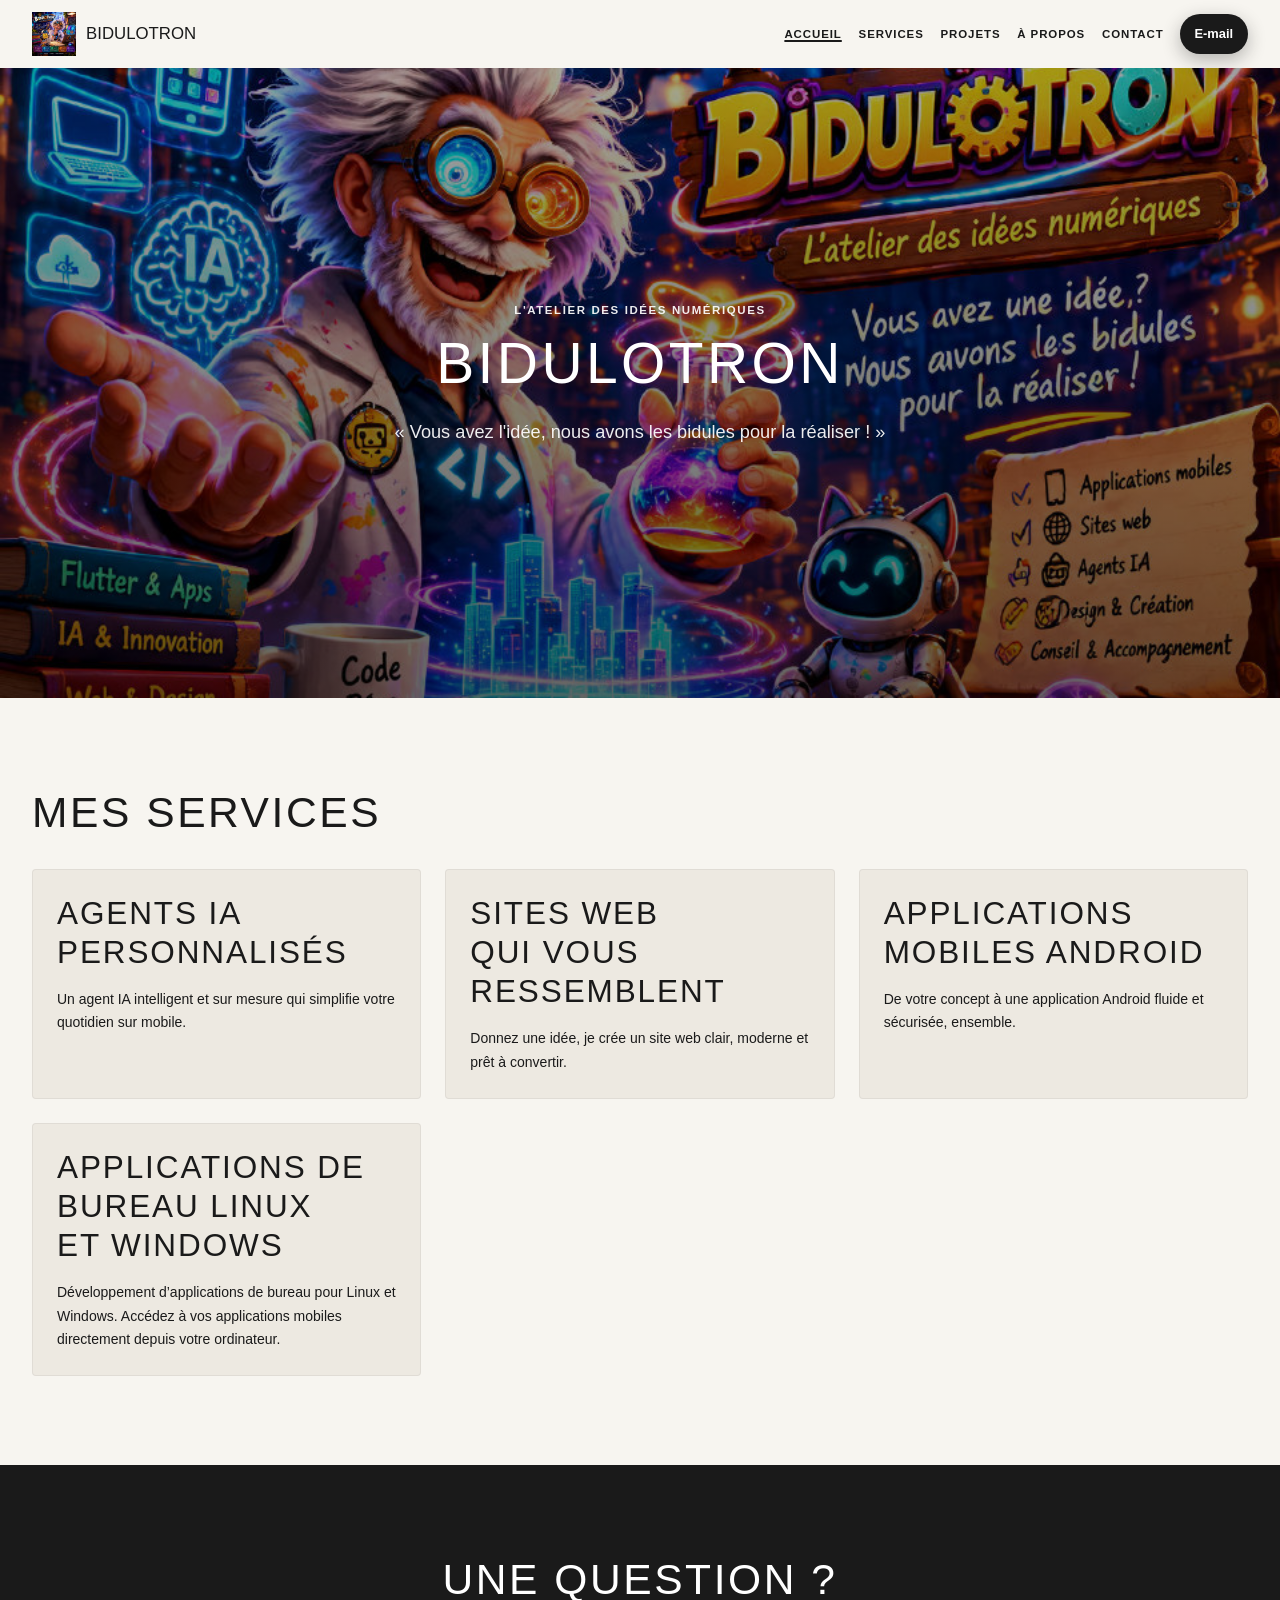
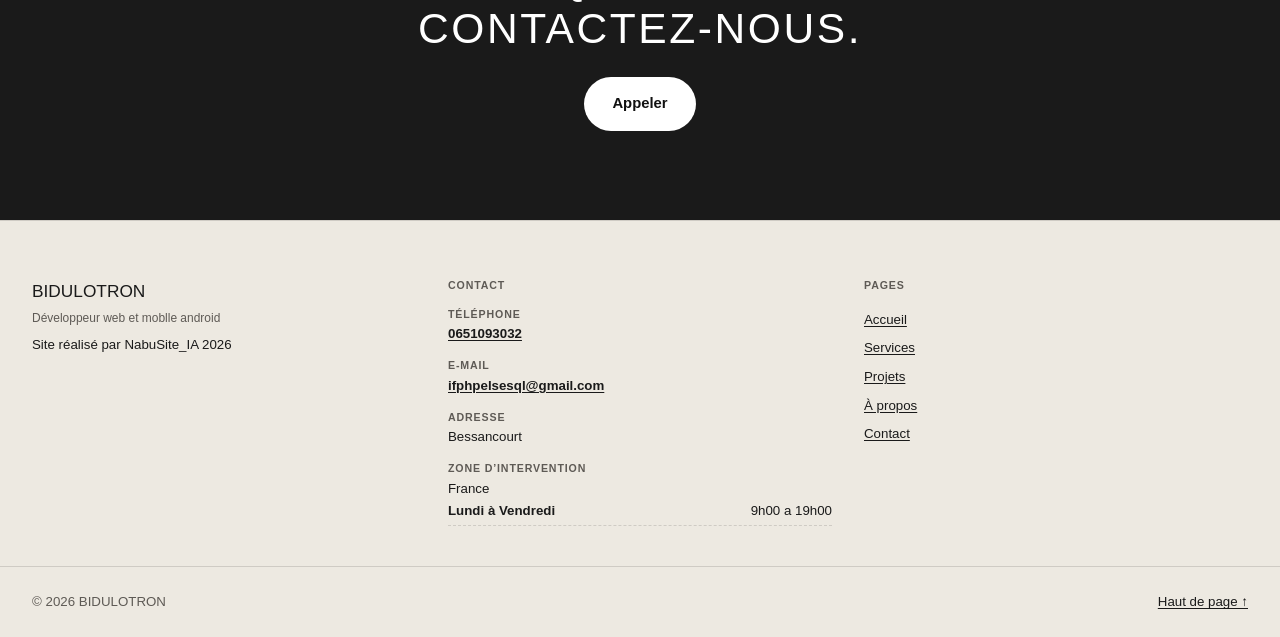
<file: index.html>
<!doctype html>
<html lang="fr">
<head><meta charset="utf-8"><meta name="viewport" content="width=device-width, initial-scale=1"><title>Bidulotron – Développeur web et moblle android</title><meta name="description" content="Développement de site Web et d&#39;applications mobile Android"><meta name="theme-color" content="#1A1A1A"><link rel="canonical" href="https://StephaneG-frep.github.io/Bidulotron/"><meta property="og:type" content="website"><meta property="og:title" content="Bidulotron – Développeur web et moblle android"><meta property="og:site_name" content="BIDULOTRON"><meta property="og:description" content="Développement de site Web et d&#39;applications mobile Android"><meta property="og:url" content="https://StephaneG-frep.github.io/Bidulotron/"><meta property="og:image" content="https://StephaneG-frep.github.io/Bidulotron/images/9c5cf51c9436.jpg"><meta property="og:locale" content="fr_FR"><link rel="icon" href="favicon.svg"><link rel="stylesheet" href="css/style.css"><script>document.documentElement.classList.add("js");setTimeout(function(){if(!window.__nsReady)document.documentElement.classList.remove("js")},3000)</script><script src="js/site.js" defer></script><script type="application/ld+json">{"@context":"https://schema.org","@type":"LocalBusiness","name":"BIDULOTRON","description":"Création de sites web et d’applications mobiles Android sur mesure, simples et sécurisés.","url":"https://StephaneG-frep.github.io/Bidulotron/","telephone":"0651093032","email":"ifphpelsesql@gmail.com","address":{"@type":"PostalAddress","addressLocality":"Bessancourt"},"areaServed":"France"}</script></head>
<body class="has-call"><a class="skip" href="#main">Aller au contenu</a>
<header class="site-header" id="top"><div class="wrap header-in"><a class="brand" href="./"><img src="images/9c5cf51c9436.jpg" srcset="images/9c5cf51c9436-960.jpg 960w, images/9c5cf51c9436.jpg 1254w" sizes="(max-width: 960px) 100vw, 960px" alt="" class="brand-logo" width="1254" height="1254" decoding="async"><span class="brand-name">BIDULOTRON</span></a><button class="nav-toggle" type="button" aria-expanded="false" aria-controls="site-nav"><span class="burger" aria-hidden="true"></span><span class="sr">Menu</span></button><nav class="site-nav" id="site-nav" aria-label="Navigation principale"><ul><li><a href="./" aria-current="page">Accueil</a></li><li><a href="services/">Services</a></li><li><a href="projets/">Projets</a></li><li><a href="a-propos/">À propos</a></li><li><a href="contact/">Contact</a></li></ul></nav><a class="btn btn-primary btn-sm header-call" href="mailto:ifphpelsesql@gmail.com">E-mail</a></div></header>
<main id="main"><section id="s-a47f3a23c475" class="sec hero hero-center hero-large hero-cover ta-center"><div class="hero-bg"><img src="images/66f6d4e9c3f2.jpg" srcset="images/66f6d4e9c3f2-960.jpg 960w, images/66f6d4e9c3f2.jpg 1536w" sizes="(max-width: 960px) 100vw, 960px" alt="" width="1536" height="1024" decoding="async"></div><div class="wrap"><div class="hero-content"><p class="eyebrow">L&#39;atelier des idées numériques</p><h1 class="hero-title">BIDULOTRON</h1><p class="hero-sub">« Vous avez l&#39;idée, nous avons les bidules pour la réaliser ! »</p></div></div></section><section id="s-9a0af25ad3ae" class="sec sec-services reveal"><div class="wrap"><div class="sec-head"><h2>Mes services</h2></div><div class="grid cards" style="--cols:3"><article class="card"><div class="card-body"><h3>Agents IA personnalisés</h3><p>Un agent IA intelligent et sur mesure qui simplifie votre quotidien sur mobile.</p></div></article><article class="card"><div class="card-body"><h3>Sites web qui vous ressemblent</h3><p>Donnez une idée, je crée un site web clair, moderne et prêt à convertir.</p></div></article><article class="card"><div class="card-body"><h3>Applications mobiles Android</h3><p>De votre concept à une application Android fluide et sécurisée, ensemble.</p></div></article><article class="card"><div class="card-body"><h3>Applications de bureau Linux et Windows</h3><p>Développement d’applications de bureau pour Linux et Windows. Accédez à vos applications mobiles directement depuis votre ordinateur.</p></div></article></div></div></section><section id="s-7d2aeb9d5e9f" class="sec sec-cta cta reveal bg-primary"><div class="wrap"><div class="cta-in"><h2>Une question ? Contactez-nous.</h2><div class="actions"><a class="btn btn-light btn-lg" href="tel:0651093032">Appeler</a></div></div></div></section></main>
<footer class="site-footer"><div class="wrap footer-grid"><div><p class="footer-brand">BIDULOTRON</p><p class="meta">Développeur web et moblle android</p><p>Site réalisé par NabuSite_IA 2026</p></div><div><p class="footer-title">Contact</p><ul class="contact-list"><li><span class="ci-label">Téléphone</span><a href="tel:0651093032">0651093032</a></li><li><span class="ci-label">E-mail</span><a href="mailto:ifphpelsesql@gmail.com">ifphpelsesql@gmail.com</a></li><li><span class="ci-label">Adresse</span><span>Bessancourt</span></li><li><span class="ci-label">Zone d’intervention</span><span>France</span></li></ul><dl class="hours"><div><dt>Lundi à Vendredi</dt><dd>9h00 a 19h00</dd></div></dl></div><nav aria-label="Plan du site"><p class="footer-title">Pages</p><ul class="footer-nav"><li><a href="./" aria-current="page">Accueil</a></li><li><a href="services/">Services</a></li><li><a href="projets/">Projets</a></li><li><a href="a-propos/">À propos</a></li><li><a href="contact/">Contact</a></li></ul></nav></div><div class="wrap footer-bottom"><p>© 2026 BIDULOTRON</p><a href="#top" class="to-top">Haut de page ↑</a></div></footer>
<a class="call-fab" href="tel:0651093032"><span aria-hidden="true">📞</span> Appeler</a>
</body>
</html>
</file>
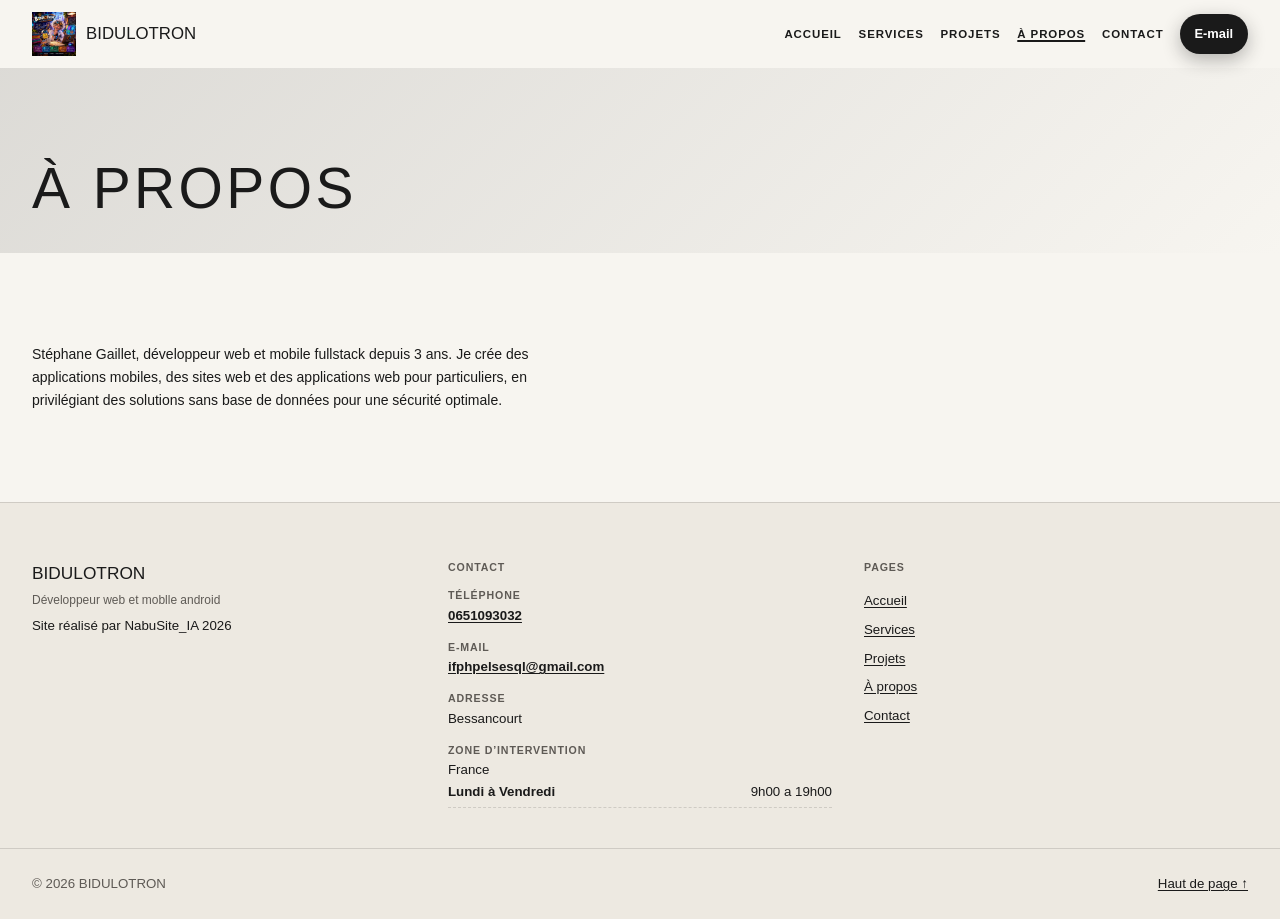
<file: a-propos/index.html>
<!doctype html>
<html lang="fr">
<head><meta charset="utf-8"><meta name="viewport" content="width=device-width, initial-scale=1"><base href="../"><title>À propos – BIDULOTRON</title><meta name="description" content="Développement de site Web et d&#39;applications mobile Android"><meta name="theme-color" content="#1A1A1A"><link rel="canonical" href="https://StephaneG-frep.github.io/Bidulotron/a-propos/"><meta property="og:type" content="website"><meta property="og:title" content="À propos – BIDULOTRON"><meta property="og:site_name" content="BIDULOTRON"><meta property="og:description" content="Développement de site Web et d&#39;applications mobile Android"><meta property="og:url" content="https://StephaneG-frep.github.io/Bidulotron/a-propos/"><meta property="og:image" content="https://StephaneG-frep.github.io/Bidulotron/images/9c5cf51c9436.jpg"><meta property="og:locale" content="fr_FR"><link rel="icon" href="favicon.svg"><link rel="stylesheet" href="css/style.css"><script>document.documentElement.classList.add("js");setTimeout(function(){if(!window.__nsReady)document.documentElement.classList.remove("js")},3000)</script><script src="js/site.js" defer></script></head>
<body class="has-call"><a class="skip" href="a-propos/#main">Aller au contenu</a>
<header class="site-header" id="top"><div class="wrap header-in"><a class="brand" href="./"><img src="images/9c5cf51c9436.jpg" srcset="images/9c5cf51c9436-960.jpg 960w, images/9c5cf51c9436.jpg 1254w" sizes="(max-width: 960px) 100vw, 960px" alt="" class="brand-logo" width="1254" height="1254" decoding="async"><span class="brand-name">BIDULOTRON</span></a><button class="nav-toggle" type="button" aria-expanded="false" aria-controls="site-nav"><span class="burger" aria-hidden="true"></span><span class="sr">Menu</span></button><nav class="site-nav" id="site-nav" aria-label="Navigation principale"><ul><li><a href="./">Accueil</a></li><li><a href="services/">Services</a></li><li><a href="projets/">Projets</a></li><li><a href="a-propos/" aria-current="page">À propos</a></li><li><a href="contact/">Contact</a></li></ul></nav><a class="btn btn-primary btn-sm header-call" href="mailto:ifphpelsesql@gmail.com">E-mail</a></div></header>
<main id="main"><div class="page-head"><div class="wrap"><h1>À propos</h1></div></div><section id="s-29c6663edb7f" class="sec sec-text reveal"><div class="wrap"><h2 class="sr">À propos</h2><div class="prose"><p>Stéphane Gaillet, développeur web et mobile fullstack depuis 3 ans. Je crée des applications mobiles, des sites web et des applications web pour particuliers, en privilégiant des solutions sans base de données pour une sécurité optimale.</p></div></div></section></main>
<footer class="site-footer"><div class="wrap footer-grid"><div><p class="footer-brand">BIDULOTRON</p><p class="meta">Développeur web et moblle android</p><p>Site réalisé par NabuSite_IA 2026</p></div><div><p class="footer-title">Contact</p><ul class="contact-list"><li><span class="ci-label">Téléphone</span><a href="tel:0651093032">0651093032</a></li><li><span class="ci-label">E-mail</span><a href="mailto:ifphpelsesql@gmail.com">ifphpelsesql@gmail.com</a></li><li><span class="ci-label">Adresse</span><span>Bessancourt</span></li><li><span class="ci-label">Zone d’intervention</span><span>France</span></li></ul><dl class="hours"><div><dt>Lundi à Vendredi</dt><dd>9h00 a 19h00</dd></div></dl></div><nav aria-label="Plan du site"><p class="footer-title">Pages</p><ul class="footer-nav"><li><a href="./">Accueil</a></li><li><a href="services/">Services</a></li><li><a href="projets/">Projets</a></li><li><a href="a-propos/" aria-current="page">À propos</a></li><li><a href="contact/">Contact</a></li></ul></nav></div><div class="wrap footer-bottom"><p>© 2026 BIDULOTRON</p><a href="a-propos/#top" class="to-top">Haut de page ↑</a></div></footer>
<a class="call-fab" href="tel:0651093032"><span aria-hidden="true">📞</span> Appeler</a>
</body>
</html>
</file>
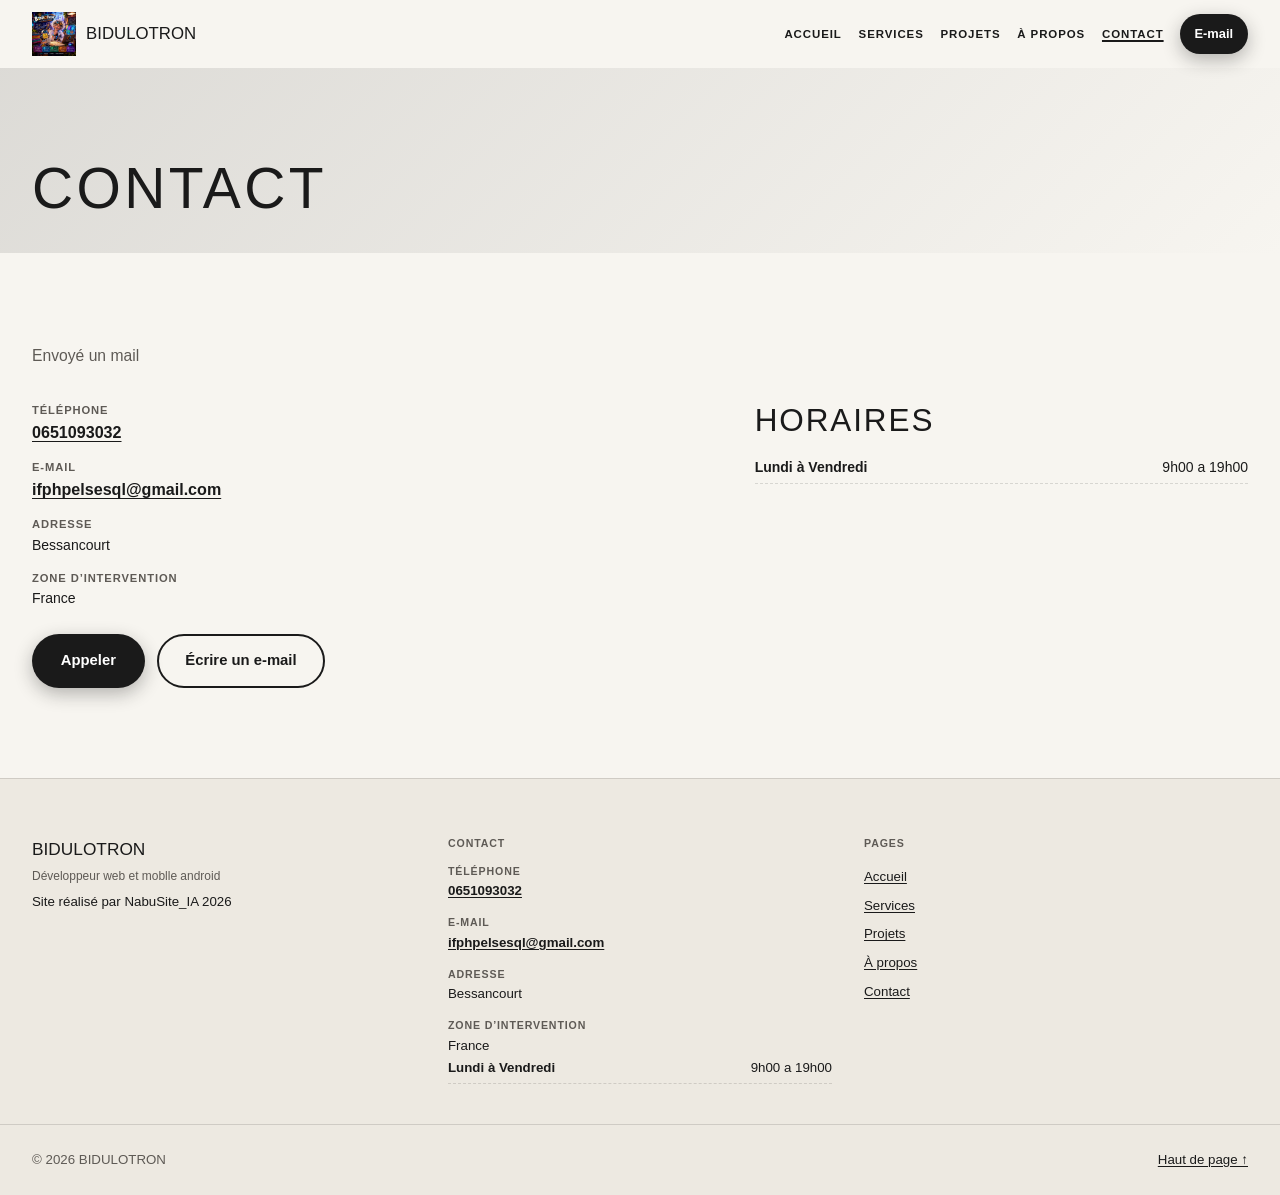
<file: contact/index.html>
<!doctype html>
<html lang="fr">
<head><meta charset="utf-8"><meta name="viewport" content="width=device-width, initial-scale=1"><base href="../"><title>Contact – BIDULOTRON</title><meta name="description" content="Développement de site Web et d&#39;applications mobile Android"><meta name="theme-color" content="#1A1A1A"><link rel="canonical" href="https://StephaneG-frep.github.io/Bidulotron/contact/"><meta property="og:type" content="website"><meta property="og:title" content="Contact – BIDULOTRON"><meta property="og:site_name" content="BIDULOTRON"><meta property="og:description" content="Développement de site Web et d&#39;applications mobile Android"><meta property="og:url" content="https://StephaneG-frep.github.io/Bidulotron/contact/"><meta property="og:image" content="https://StephaneG-frep.github.io/Bidulotron/images/9c5cf51c9436.jpg"><meta property="og:locale" content="fr_FR"><link rel="icon" href="favicon.svg"><link rel="stylesheet" href="css/style.css"><script>document.documentElement.classList.add("js");setTimeout(function(){if(!window.__nsReady)document.documentElement.classList.remove("js")},3000)</script><script src="js/site.js" defer></script></head>
<body class="has-call"><a class="skip" href="contact/#main">Aller au contenu</a>
<header class="site-header" id="top"><div class="wrap header-in"><a class="brand" href="./"><img src="images/9c5cf51c9436.jpg" srcset="images/9c5cf51c9436-960.jpg 960w, images/9c5cf51c9436.jpg 1254w" sizes="(max-width: 960px) 100vw, 960px" alt="" class="brand-logo" width="1254" height="1254" decoding="async"><span class="brand-name">BIDULOTRON</span></a><button class="nav-toggle" type="button" aria-expanded="false" aria-controls="site-nav"><span class="burger" aria-hidden="true"></span><span class="sr">Menu</span></button><nav class="site-nav" id="site-nav" aria-label="Navigation principale"><ul><li><a href="./">Accueil</a></li><li><a href="services/">Services</a></li><li><a href="projets/">Projets</a></li><li><a href="a-propos/">À propos</a></li><li><a href="contact/" aria-current="page">Contact</a></li></ul></nav><a class="btn btn-primary btn-sm header-call" href="mailto:ifphpelsesql@gmail.com">E-mail</a></div></header>
<main id="main"><div class="page-head"><div class="wrap"><h1>Contact</h1></div></div><section id="contact" class="sec sec-contact reveal"><div class="wrap"><div class="sec-head"><h2 class="sr">Contact</h2><p class="lead">Envoyé un mail</p></div><div class="contact-grid"><div class="contact-main"><ul class="contact-list"><li><span class="ci-label">Téléphone</span><a href="tel:0651093032">0651093032</a></li><li><span class="ci-label">E-mail</span><a href="mailto:ifphpelsesql@gmail.com">ifphpelsesql@gmail.com</a></li><li><span class="ci-label">Adresse</span><span>Bessancourt</span></li><li><span class="ci-label">Zone d’intervention</span><span>France</span></li></ul><div class="actions"><a class="btn btn-primary btn-lg" href="tel:0651093032">Appeler</a><a class="btn btn-outline btn-lg" href="mailto:ifphpelsesql@gmail.com">Écrire un e-mail</a></div></div><div class="contact-side"><h3>Horaires</h3><dl class="hours"><div><dt>Lundi à Vendredi</dt><dd>9h00 a 19h00</dd></div></dl></div></div></div></section></main>
<footer class="site-footer"><div class="wrap footer-grid"><div><p class="footer-brand">BIDULOTRON</p><p class="meta">Développeur web et moblle android</p><p>Site réalisé par NabuSite_IA 2026</p></div><div><p class="footer-title">Contact</p><ul class="contact-list"><li><span class="ci-label">Téléphone</span><a href="tel:0651093032">0651093032</a></li><li><span class="ci-label">E-mail</span><a href="mailto:ifphpelsesql@gmail.com">ifphpelsesql@gmail.com</a></li><li><span class="ci-label">Adresse</span><span>Bessancourt</span></li><li><span class="ci-label">Zone d’intervention</span><span>France</span></li></ul><dl class="hours"><div><dt>Lundi à Vendredi</dt><dd>9h00 a 19h00</dd></div></dl></div><nav aria-label="Plan du site"><p class="footer-title">Pages</p><ul class="footer-nav"><li><a href="./">Accueil</a></li><li><a href="services/">Services</a></li><li><a href="projets/">Projets</a></li><li><a href="a-propos/">À propos</a></li><li><a href="contact/" aria-current="page">Contact</a></li></ul></nav></div><div class="wrap footer-bottom"><p>© 2026 BIDULOTRON</p><a href="contact/#top" class="to-top">Haut de page ↑</a></div></footer>
<a class="call-fab" href="tel:0651093032"><span aria-hidden="true">📞</span> Appeler</a>
</body>
</html>
</file>
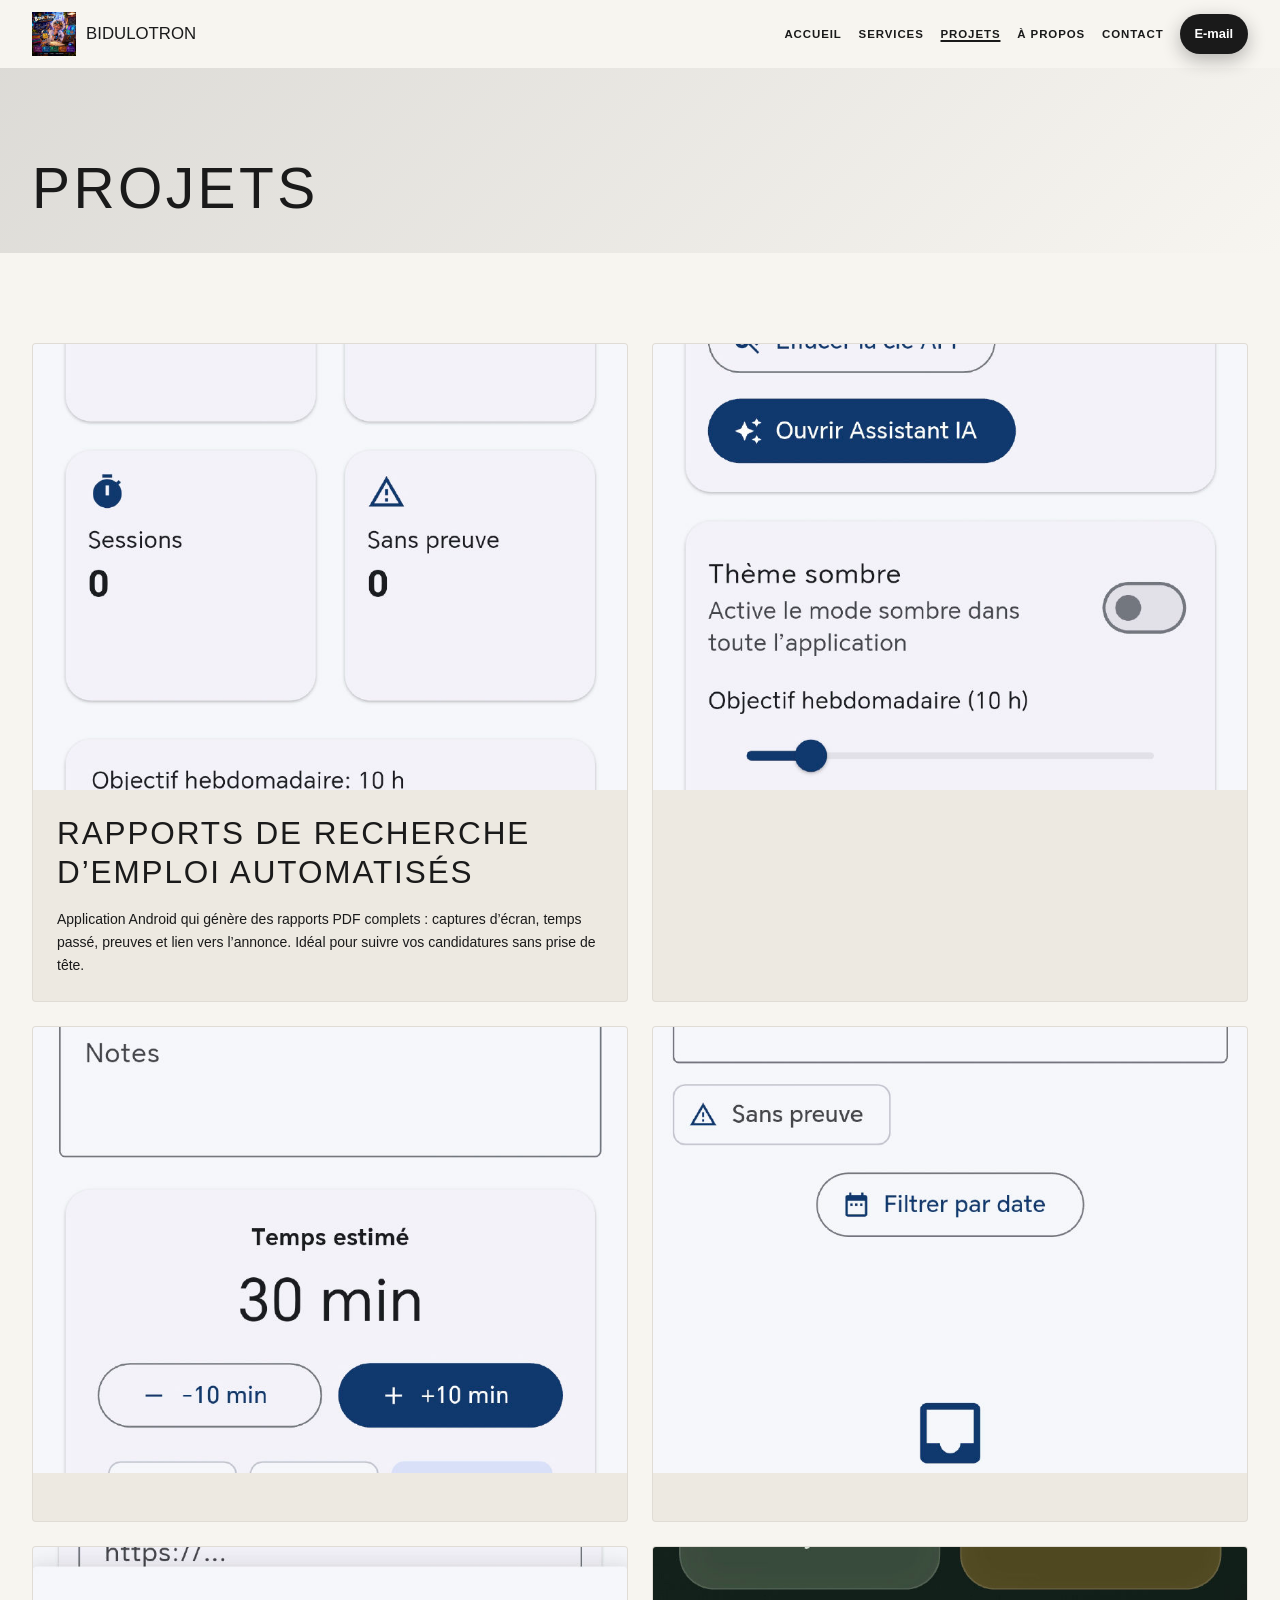
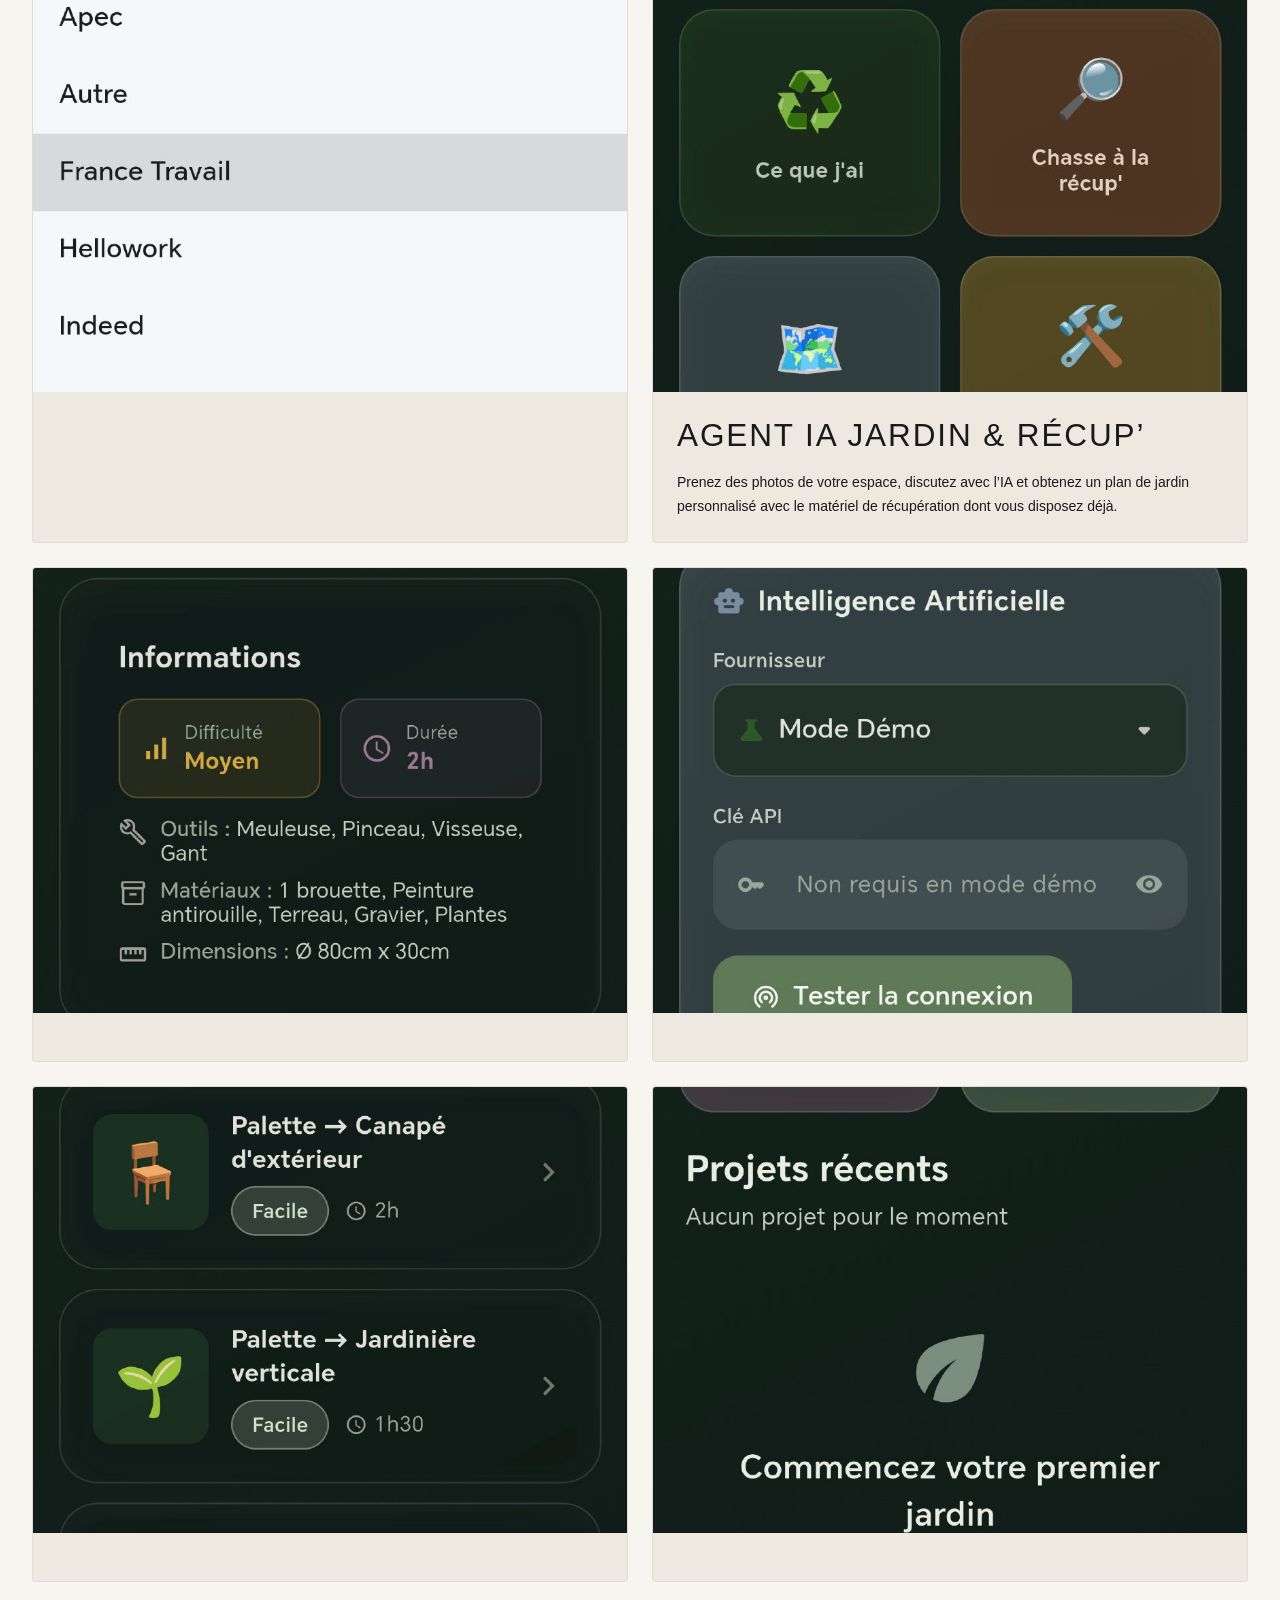
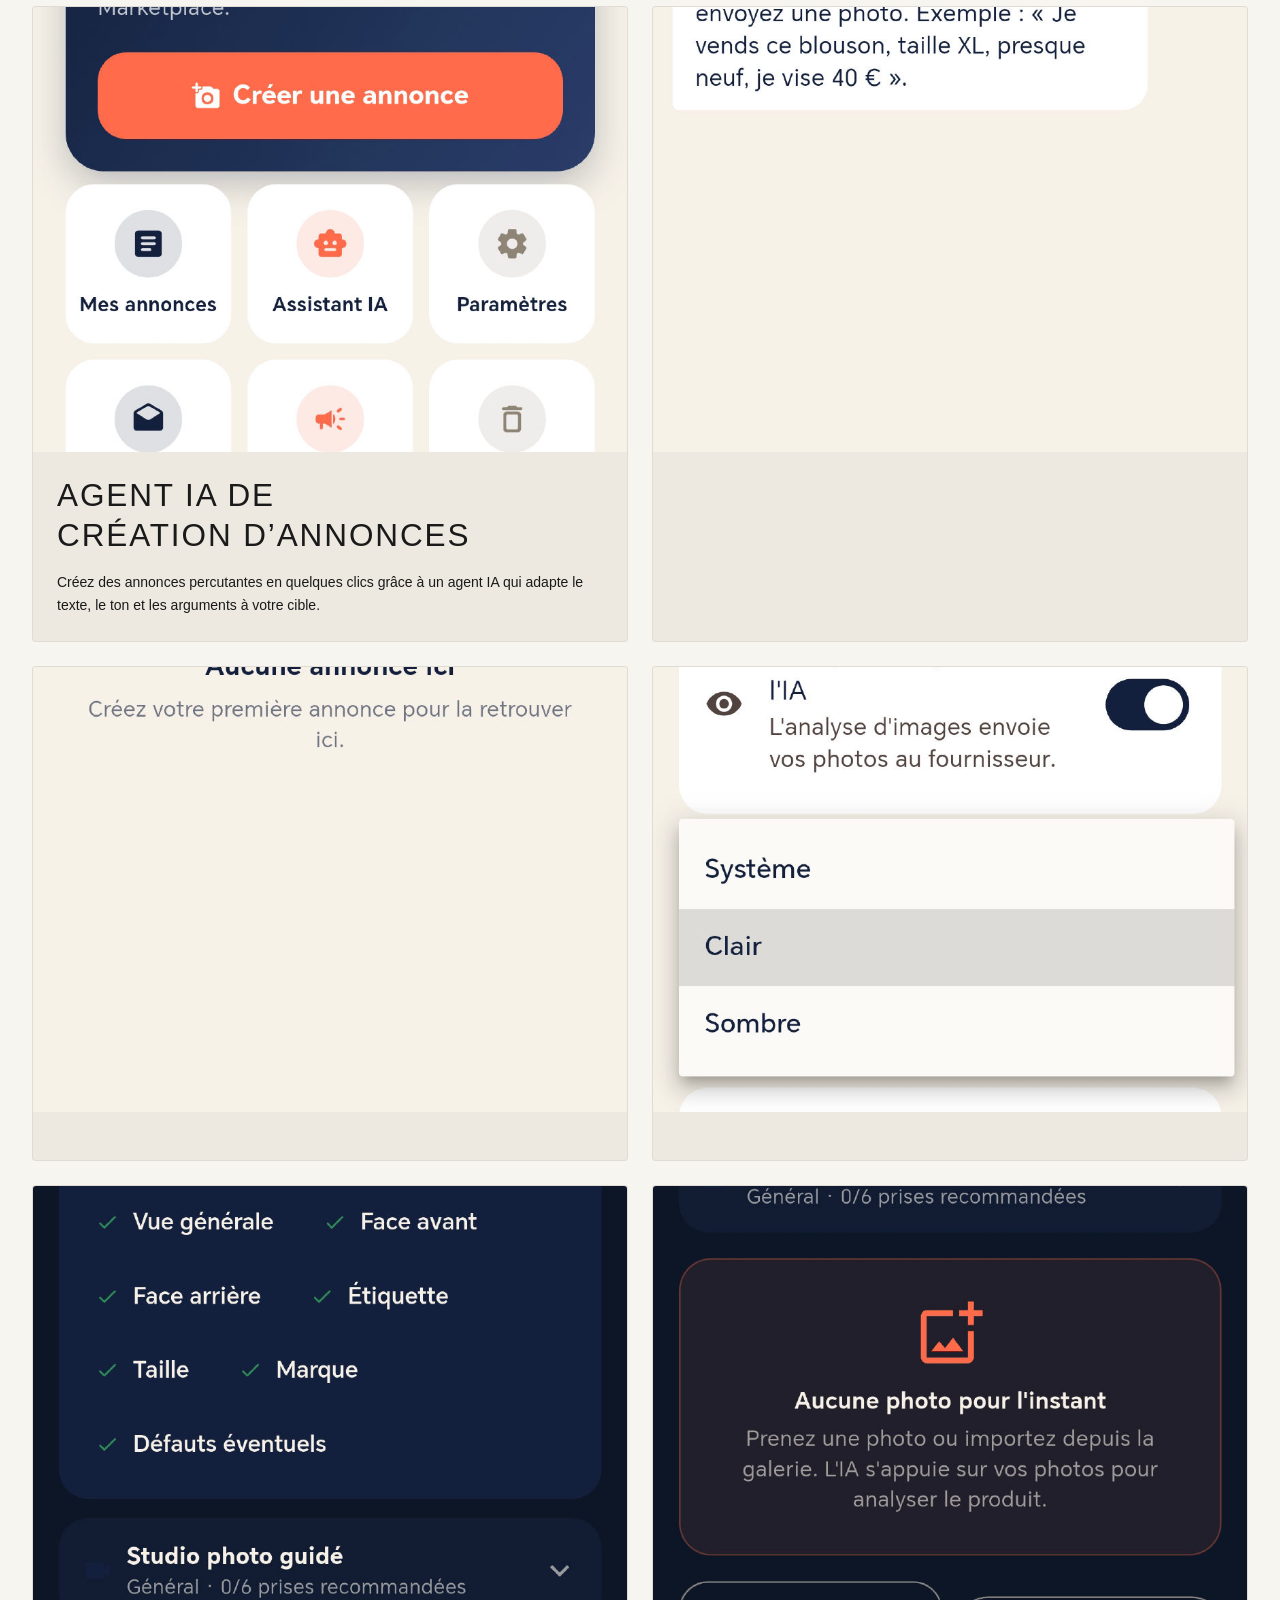
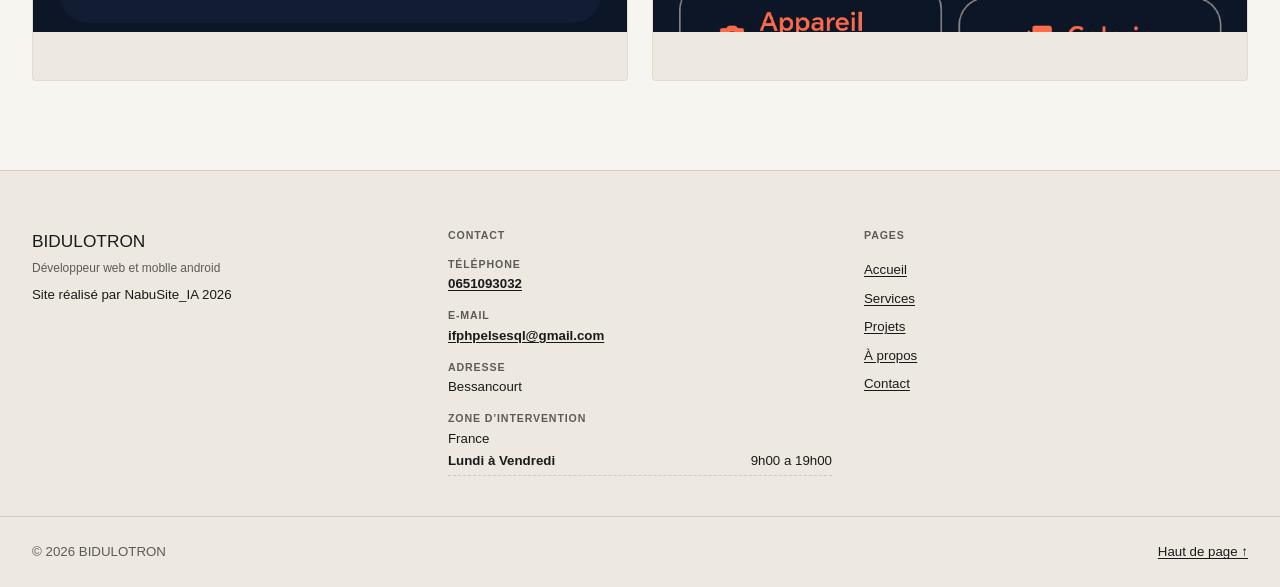
<file: projets/index.html>
<!doctype html>
<html lang="fr">
<head><meta charset="utf-8"><meta name="viewport" content="width=device-width, initial-scale=1"><base href="../"><title>Projets – BIDULOTRON</title><meta name="description" content="Développement de site Web et d&#39;applications mobile Android"><meta name="theme-color" content="#1A1A1A"><link rel="canonical" href="https://StephaneG-frep.github.io/Bidulotron/projets/"><meta property="og:type" content="website"><meta property="og:title" content="Projets – BIDULOTRON"><meta property="og:site_name" content="BIDULOTRON"><meta property="og:description" content="Développement de site Web et d&#39;applications mobile Android"><meta property="og:url" content="https://StephaneG-frep.github.io/Bidulotron/projets/"><meta property="og:image" content="https://StephaneG-frep.github.io/Bidulotron/images/9c5cf51c9436.jpg"><meta property="og:locale" content="fr_FR"><link rel="icon" href="favicon.svg"><link rel="stylesheet" href="css/style.css"><script>document.documentElement.classList.add("js");setTimeout(function(){if(!window.__nsReady)document.documentElement.classList.remove("js")},3000)</script><script src="js/site.js" defer></script></head>
<body class="has-call"><a class="skip" href="projets/#main">Aller au contenu</a>
<header class="site-header" id="top"><div class="wrap header-in"><a class="brand" href="./"><img src="images/9c5cf51c9436.jpg" srcset="images/9c5cf51c9436-960.jpg 960w, images/9c5cf51c9436.jpg 1254w" sizes="(max-width: 960px) 100vw, 960px" alt="" class="brand-logo" width="1254" height="1254" decoding="async"><span class="brand-name">BIDULOTRON</span></a><button class="nav-toggle" type="button" aria-expanded="false" aria-controls="site-nav"><span class="burger" aria-hidden="true"></span><span class="sr">Menu</span></button><nav class="site-nav" id="site-nav" aria-label="Navigation principale"><ul><li><a href="./">Accueil</a></li><li><a href="services/">Services</a></li><li><a href="projets/" aria-current="page">Projets</a></li><li><a href="a-propos/">À propos</a></li><li><a href="contact/">Contact</a></li></ul></nav><a class="btn btn-primary btn-sm header-call" href="mailto:ifphpelsesql@gmail.com">E-mail</a></div></header>
<main id="main"><div class="page-head"><div class="wrap"><h1>Projets</h1></div></div><section id="s-6f6d4a82c830" class="sec sec-portfolio reveal"><div class="wrap"><h2 class="sr">Projets</h2><div class="grid cards works" style="--cols:2"><article class="card"><img src="images/e21cf94f7e08.jpg" alt="Rapports de recherche d’emploi automatisés" class="card-img" width="873" height="1920" loading="lazy" decoding="async"><div class="card-body"><h3>Rapports de recherche d’emploi automatisés</h3><p>Application Android qui génère des rapports PDF complets : captures d’écran, temps passé, preuves et lien vers l’annonce. Idéal pour suivre vos candidatures sans prise de tête.</p></div></article><article class="card"><img src="images/ddf4af50d5d4.jpg" alt="" class="card-img" width="873" height="1920" loading="lazy" decoding="async"><div class="card-body"></div></article><article class="card"><img src="images/69530156ac6c.jpg" alt="" class="card-img" width="873" height="1920" loading="lazy" decoding="async"><div class="card-body"></div></article><article class="card"><img src="images/2ff1421b6978.jpg" alt="" class="card-img" width="873" height="1920" loading="lazy" decoding="async"><div class="card-body"></div></article><article class="card"><img src="images/86a11ffe23f9.jpg" alt="" class="card-img" width="873" height="1920" loading="lazy" decoding="async"><div class="card-body"></div></article><article class="card"><img src="images/3fb091c875d7.jpg" alt="Agent IA Jardin &amp; Récup’" class="card-img" width="873" height="1920" loading="lazy" decoding="async"><div class="card-body"><h3>Agent IA Jardin &amp; Récup’</h3><p>Prenez des photos de votre espace, discutez avec l’IA et obtenez un plan de jardin personnalisé avec le matériel de récupération dont vous disposez déjà.</p></div></article><article class="card"><img src="images/acdf1b03e93f.jpg" alt="" class="card-img" width="873" height="1920" loading="lazy" decoding="async"><div class="card-body"></div></article><article class="card"><img src="images/81e2d117244e.jpg" alt="" class="card-img" width="873" height="1920" loading="lazy" decoding="async"><div class="card-body"></div></article><article class="card"><img src="images/45921613bbdc.jpg" alt="" class="card-img" width="873" height="1920" loading="lazy" decoding="async"><div class="card-body"></div></article><article class="card"><img src="images/e2e6b25d20c9.jpg" alt="" class="card-img" width="873" height="1920" loading="lazy" decoding="async"><div class="card-body"></div></article><article class="card"><img src="images/a6baf31c2fc2.jpg" alt="Agent IA de création d’annonces" class="card-img" width="873" height="1920" loading="lazy" decoding="async"><div class="card-body"><h3>Agent IA de création d’annonces</h3><p>Créez des annonces percutantes en quelques clics grâce à un agent IA qui adapte le texte, le ton et les arguments à votre cible.</p></div></article><article class="card"><img src="images/30d0724a19fe.jpg" alt="" class="card-img" width="873" height="1920" loading="lazy" decoding="async"><div class="card-body"></div></article><article class="card"><img src="images/f64c362d1886.jpg" alt="" class="card-img" width="873" height="1920" loading="lazy" decoding="async"><div class="card-body"></div></article><article class="card"><img src="images/bcc2602c644e.jpg" alt="" class="card-img" width="873" height="1920" loading="lazy" decoding="async"><div class="card-body"></div></article><article class="card"><img src="images/46feb4cca192.jpg" alt="" class="card-img" width="873" height="1920" loading="lazy" decoding="async"><div class="card-body"></div></article><article class="card"><img src="images/cc49a9971e71.jpg" alt="" class="card-img" width="873" height="1920" loading="lazy" decoding="async"><div class="card-body"></div></article></div></div></section></main>
<footer class="site-footer"><div class="wrap footer-grid"><div><p class="footer-brand">BIDULOTRON</p><p class="meta">Développeur web et moblle android</p><p>Site réalisé par NabuSite_IA 2026</p></div><div><p class="footer-title">Contact</p><ul class="contact-list"><li><span class="ci-label">Téléphone</span><a href="tel:0651093032">0651093032</a></li><li><span class="ci-label">E-mail</span><a href="mailto:ifphpelsesql@gmail.com">ifphpelsesql@gmail.com</a></li><li><span class="ci-label">Adresse</span><span>Bessancourt</span></li><li><span class="ci-label">Zone d’intervention</span><span>France</span></li></ul><dl class="hours"><div><dt>Lundi à Vendredi</dt><dd>9h00 a 19h00</dd></div></dl></div><nav aria-label="Plan du site"><p class="footer-title">Pages</p><ul class="footer-nav"><li><a href="./">Accueil</a></li><li><a href="services/">Services</a></li><li><a href="projets/" aria-current="page">Projets</a></li><li><a href="a-propos/">À propos</a></li><li><a href="contact/">Contact</a></li></ul></nav></div><div class="wrap footer-bottom"><p>© 2026 BIDULOTRON</p><a href="projets/#top" class="to-top">Haut de page ↑</a></div></footer>
<a class="call-fab" href="tel:0651093032"><span aria-hidden="true">📞</span> Appeler</a>
</body>
</html>
</file>
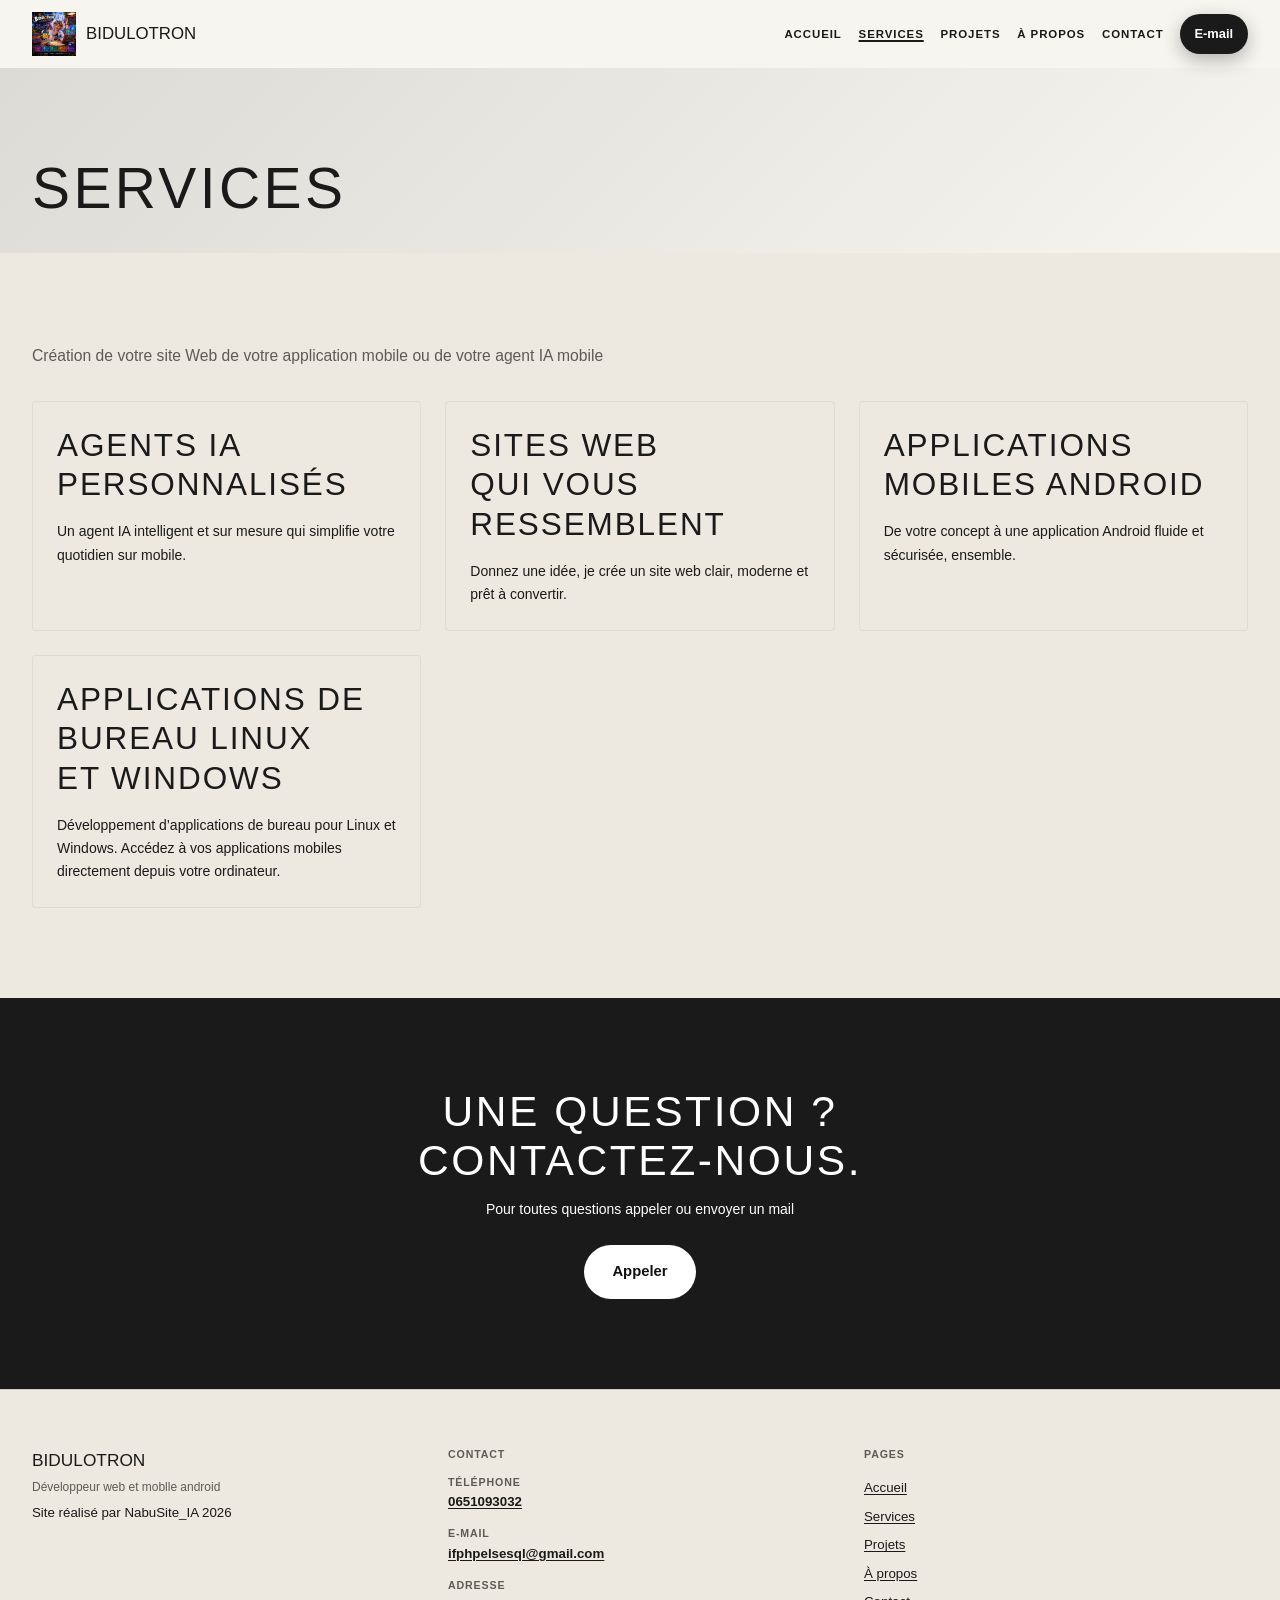
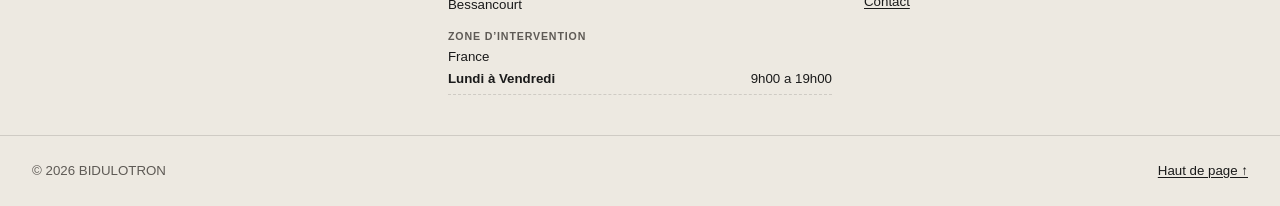
<file: services/index.html>
<!doctype html>
<html lang="fr">
<head><meta charset="utf-8"><meta name="viewport" content="width=device-width, initial-scale=1"><base href="../"><title>Services – BIDULOTRON</title><meta name="description" content="Développement de site Web et d&#39;applications mobile Android"><meta name="theme-color" content="#1A1A1A"><link rel="canonical" href="https://StephaneG-frep.github.io/Bidulotron/services/"><meta property="og:type" content="website"><meta property="og:title" content="Services – BIDULOTRON"><meta property="og:site_name" content="BIDULOTRON"><meta property="og:description" content="Développement de site Web et d&#39;applications mobile Android"><meta property="og:url" content="https://StephaneG-frep.github.io/Bidulotron/services/"><meta property="og:image" content="https://StephaneG-frep.github.io/Bidulotron/images/9c5cf51c9436.jpg"><meta property="og:locale" content="fr_FR"><link rel="icon" href="favicon.svg"><link rel="stylesheet" href="css/style.css"><script>document.documentElement.classList.add("js");setTimeout(function(){if(!window.__nsReady)document.documentElement.classList.remove("js")},3000)</script><script src="js/site.js" defer></script></head>
<body class="has-call"><a class="skip" href="services/#main">Aller au contenu</a>
<header class="site-header" id="top"><div class="wrap header-in"><a class="brand" href="./"><img src="images/9c5cf51c9436.jpg" srcset="images/9c5cf51c9436-960.jpg 960w, images/9c5cf51c9436.jpg 1254w" sizes="(max-width: 960px) 100vw, 960px" alt="" class="brand-logo" width="1254" height="1254" decoding="async"><span class="brand-name">BIDULOTRON</span></a><button class="nav-toggle" type="button" aria-expanded="false" aria-controls="site-nav"><span class="burger" aria-hidden="true"></span><span class="sr">Menu</span></button><nav class="site-nav" id="site-nav" aria-label="Navigation principale"><ul><li><a href="./">Accueil</a></li><li><a href="services/" aria-current="page">Services</a></li><li><a href="projets/">Projets</a></li><li><a href="a-propos/">À propos</a></li><li><a href="contact/">Contact</a></li></ul></nav><a class="btn btn-primary btn-sm header-call" href="mailto:ifphpelsesql@gmail.com">E-mail</a></div></header>
<main id="main"><div class="page-head"><div class="wrap"><h1>Services</h1></div></div><section id="s-30a5656920b4" class="sec sec-services reveal bg-surface"><div class="wrap"><div class="sec-head"><h2 class="sr">Services</h2><p class="lead">Création de votre site Web de votre application mobile ou de votre agent IA mobile</p></div><div class="grid cards" style="--cols:3"><article class="card"><div class="card-body"><h3>Agents IA personnalisés</h3><p>Un agent IA intelligent et sur mesure qui simplifie votre quotidien sur mobile.</p></div></article><article class="card"><div class="card-body"><h3>Sites web qui vous ressemblent</h3><p>Donnez une idée, je crée un site web clair, moderne et prêt à convertir.</p></div></article><article class="card"><div class="card-body"><h3>Applications mobiles Android</h3><p>De votre concept à une application Android fluide et sécurisée, ensemble.</p></div></article><article class="card"><div class="card-body"><h3>Applications de bureau Linux et Windows</h3><p>Développement d’applications de bureau pour Linux et Windows. Accédez à vos applications mobiles directement depuis votre ordinateur.</p></div></article></div></div></section><section id="s-4aa06b7fd3a6" class="sec sec-cta cta reveal bg-primary"><div class="wrap"><div class="cta-in"><h2>Une question ? Contactez-nous.</h2><p>Pour toutes questions appeler ou envoyer un mail</p><div class="actions"><a class="btn btn-light btn-lg" href="mailto:ifphpelsesql@gmail.com">Appeler</a></div></div></div></section></main>
<footer class="site-footer"><div class="wrap footer-grid"><div><p class="footer-brand">BIDULOTRON</p><p class="meta">Développeur web et moblle android</p><p>Site réalisé par NabuSite_IA 2026</p></div><div><p class="footer-title">Contact</p><ul class="contact-list"><li><span class="ci-label">Téléphone</span><a href="tel:0651093032">0651093032</a></li><li><span class="ci-label">E-mail</span><a href="mailto:ifphpelsesql@gmail.com">ifphpelsesql@gmail.com</a></li><li><span class="ci-label">Adresse</span><span>Bessancourt</span></li><li><span class="ci-label">Zone d’intervention</span><span>France</span></li></ul><dl class="hours"><div><dt>Lundi à Vendredi</dt><dd>9h00 a 19h00</dd></div></dl></div><nav aria-label="Plan du site"><p class="footer-title">Pages</p><ul class="footer-nav"><li><a href="./">Accueil</a></li><li><a href="services/" aria-current="page">Services</a></li><li><a href="projets/">Projets</a></li><li><a href="a-propos/">À propos</a></li><li><a href="contact/">Contact</a></li></ul></nav></div><div class="wrap footer-bottom"><p>© 2026 BIDULOTRON</p><a href="services/#top" class="to-top">Haut de page ↑</a></div></footer>
<a class="call-fab" href="tel:0651093032"><span aria-hidden="true">📞</span> Appeler</a>
</body>
</html>
</file>
<file: css/style.css>
:root{--primary:#1A1A1A;--secondary:#C0392B;--accent:#2E86AB;--bg:#F7F5F0;--surface:#EDE9E1;--text:#1A1A1A;--muted:#5E5A55;--on-primary:#FFFFFF;--on-secondary:#FFFFFF;--on-accent:#FFFFFF;--font-head:Avenir,Montserrat,Corbel,'URW Gothic',source-sans-pro,sans-serif;--font-body:Avenir,Montserrat,Corbel,'URW Gothic',source-sans-pro,sans-serif;--fs:14px;--h1:70.9px;--h2:47.3px;--h3:31.5px;--h1-min:43.9px;--h2-min:34.0px;--h-weight:400;--h-transform:uppercase;--h-spacing:.06em;--u:8px;--sec-y:120px;--sec-y-min:66px;--r-sm:2px;--r-md:4px;--r-lg:7px;--r-btn:999px;--shadow:none;--maxw:1280px;--btn-bg:var(--primary);--line:color-mix(in srgb,var(--text) 14%,transparent);--soft:color-mix(in srgb,var(--primary) 10%,var(--bg));color-scheme:light}*,*::before,*::after{box-sizing:border-box}html{-webkit-text-size-adjust:100%;scroll-behavior:smooth;scroll-padding-top:80px}@media(prefers-reduced-motion:reduce){html{scroll-behavior:auto}}body{margin:0;background:var(--bg);color:var(--text);font-family:var(--font-body);font-size:var(--fs);line-height:1.65;-webkit-font-smoothing:antialiased;overflow-wrap:break-word}img,svg,video{max-width:100%;height:auto;display:block}a{color:var(--primary);text-underline-offset:.18em}a:hover{text-decoration-thickness:2px}:focus-visible{outline:3px solid var(--accent);outline-offset:3px;border-radius:4px}h1,h2,h3,h4{font-family:var(--font-head);font-weight:var(--h-weight);line-height:1.15;margin:0 0 .5em;text-transform:var(--h-transform);letter-spacing:var(--h-spacing);text-wrap:balance}h1{font-size:clamp(var(--h1-min),3.2vw + 1rem,var(--h1))}h2{font-size:clamp(var(--h2-min),2.2vw + .9rem,var(--h2))}h3{font-size:var(--h3);line-height:1.25}h4{font-size:1.1em}p{margin:0 0 1em}ul,ol{padding-left:1.2em}.sr,.skip:not(:focus){position:absolute!important;width:1px;height:1px;overflow:hidden;clip:rect(0 0 0 0);white-space:nowrap}.skip:focus{position:fixed;top:8px;left:8px;z-index:100;background:var(--bg);padding:8px 14px;border-radius:var(--r-sm)}.wrap{width:100%;max-width:var(--maxw);margin-inline:auto;padding-inline:clamp(16px,4vw,32px)}.sec{padding-block:clamp(var(--sec-y-min),7vw,var(--sec-y))}.sec-head{max-width:760px;margin-bottom:calc(var(--u)*4)}.ta-center .sec-head,.sec-head.center{margin-inline:auto;text-align:center}.lead{font-size:1.12em;color:var(--muted)}.meta{color:var(--muted);font-size:.9em;margin-bottom:.4em}.prose{max-width:72ch}.ta-center .prose{margin-inline:auto}.prose>:last-child{margin-bottom:0}mark.todo{background:#FFE58F;color:#3B2F00;padding:.05em .35em;border-radius:4px;font-size:.9em;font-weight:600;font-family:var(--font-body);text-transform:none;letter-spacing:0;box-decoration-break:clone;-webkit-box-decoration-break:clone}h1 mark.todo,h2 mark.todo,h3 mark.todo{font-size:max(.55em,15px)}.empty{color:var(--muted)}.ta-center{text-align:center}.ta-left{text-align:left}.ta-right{text-align:right}.pad-none{padding-block:0}.pad-xs{padding-block:calc(var(--u)*1)}.pad-sm{padding-block:calc(var(--u)*3)}.pad-lg{padding-block:calc(var(--sec-y)*1.3)}.pad-xl{padding-block:calc(var(--sec-y)*1.7)}.w-narrow>.wrap{max-width:760px}.w-wide>.wrap{max-width:1400px}.w-full>.wrap{max-width:none}.btn{display:inline-flex;align-items:center;justify-content:center;gap:.5em;min-height:48px;padding:.75em 1.5em;border-radius:var(--r-btn);font-weight:700;font-family:var(--font-body);line-height:1.2;text-decoration:none;text-align:center;border:2px solid transparent;cursor:pointer;transition:transform .15s ease,box-shadow .2s ease,background .2s ease,color .2s ease;font-size:1em;max-width:100%}.btn:hover{transform:translateY(-1px);text-decoration:none}.btn-primary{background:var(--btn-bg);color:var(--on-primary);box-shadow:0 6px 18px color-mix(in srgb,var(--primary) 30%,transparent)}.btn-secondary{background:var(--secondary);color:var(--on-secondary)}.btn-outline{background:transparent;border-color:currentColor;color:var(--primary)}.btn-ghost{background:transparent;color:inherit}.btn-light{background:#fff;color:#111}.btn-sm{min-height:40px;padding:.5em 1em;font-size:.92em}.btn-lg{min-height:54px;padding:.9em 1.8em;font-size:1.06em}.btn-xl{min-height:64px;padding:1.05em 2.2em;font-size:1.2em}.actions{display:flex;flex-wrap:wrap;gap:calc(var(--u)*1.5);margin-top:calc(var(--u)*3)}.ta-center .actions,.hero-center .actions,.cta .actions{justify-content:center}.row{display:flex;flex-wrap:wrap;gap:calc(var(--u)*2);justify-content:var(--justify,flex-start);align-items:var(--items,center)}.row.nowrap{flex-wrap:nowrap;overflow-x:auto}.col{display:flex;flex-direction:column;gap:calc(var(--u)*2);align-items:var(--items,stretch)}.grid{display:grid;gap:calc(var(--u)*3);grid-template-columns:repeat(auto-fit,minmax(min(100%,240px),1fr))}@media(min-width:900px){.grid{grid-template-columns:repeat(var(--cols,3),minmax(0,1fr))}}.gap-none{gap:0}.gap-xs{gap:calc(var(--u)*.5)}.gap-sm{gap:var(--u)}.gap-lg{gap:calc(var(--u)*5)}.gap-xl{gap:calc(var(--u)*8)}.stack{display:grid}.stack>*{grid-area:1/1}.stack>:not(:first-child){align-self:center;justify-self:center;position:relative;z-index:1}.box{padding:calc(var(--u)*3);border-radius:var(--r-md)}.subsection{margin-block:calc(var(--u)*4)}.spacer{height:calc(var(--u)*4)}.sp-none{height:0}.sp-xs{height:var(--u)}.sp-sm{height:calc(var(--u)*2)}.sp-lg{height:calc(var(--u)*8)}.sp-xl{height:calc(var(--u)*14)}.divider{border:0;border-top:1px solid var(--line);margin-block:calc(var(--u)*4)}.fs-sm{font-size:.9em}.fs-lg{font-size:1.25em}.fs-xl{font-size:1.6em}.btn-wrap{display:inline-flex}.card{border-radius:var(--r-md);overflow:hidden;display:flex;flex-direction:column;min-width:0}.card-body{padding:calc(var(--u)*3);display:flex;flex-direction:column;flex:1}.card-body>:last-child{margin-bottom:0}.card-body .actions{margin-top:auto;padding-top:calc(var(--u)*2)}.card-img{width:100%;aspect-ratio:4/3;object-fit:cover;background:var(--soft)}.card-icon{font-size:1.8em;line-height:1;margin-bottom:.4em}.price{font-size:1.5em;font-weight:800;color:var(--primary);margin:.2em 0 .6em}.hero{position:relative;display:flex;align-items:center;overflow:hidden;background:linear-gradient(135deg,color-mix(in srgb,var(--primary) 16%,var(--bg)),color-mix(in srgb,var(--secondary) 14%,var(--bg)))}.hero{padding-block:clamp(56px,10vw,120px)}@media(min-width:700px){.hero-small{min-height:clamp(240px,36vh,360px)}.hero-medium{min-height:clamp(320px,52vh,520px)}.hero-large{min-height:clamp(380px,70vh,720px)}}.hero-full{min-height:100vh;min-height:100svh}.hero .wrap{position:relative;z-index:1}.hero-content{max-width:780px}.hero-center .hero-content{margin-inline:auto;text-align:center}.hero-title{margin-bottom:.35em}.hero-sub{font-size:clamp(1.05em,1vw + .8em,1.3em);color:var(--muted)}.eyebrow{text-transform:uppercase;letter-spacing:.14em;font-size:.82em;font-weight:700;color:var(--primary)}.hero-cover{color:#fff;background:#111}.hero-cover .hero-sub,.hero-cover .eyebrow{color:#fff;opacity:.92}.hero-bg{position:absolute;inset:0}.hero-bg img{width:100%;height:100%;object-fit:cover}.hero-bg::after{content:"";position:absolute;inset:0;background:linear-gradient(180deg,rgba(0,0,0,.35),rgba(0,0,0,.6))}.hero-split{display:grid;gap:calc(var(--u)*4);align-items:center}@media(min-width:900px){.hero-split{grid-template-columns:1.1fr .9fr}}.hero-media img{border-radius:var(--r-lg);box-shadow:var(--shadow);width:100%;aspect-ratio:4/3;object-fit:cover}.media{display:grid;gap:calc(var(--u)*4);align-items:center}@media(min-width:900px){.media{grid-template-columns:1fr 1fr}.media-right .media-img{order:2}}.media-img img{border-radius:var(--r-lg);width:100%;object-fit:cover}.figure{margin:0}.figure img{border-radius:var(--r-md);margin-inline:auto}figcaption{color:var(--muted);font-size:.9em;margin-top:.6em}.gallery{gap:calc(var(--u)*1.5)}.gallery figure{margin:0}.gallery img{width:100%;aspect-ratio:1;object-fit:cover;border-radius:var(--r-sm);transition:transform .3s ease}.gallery a:hover img{transform:scale(1.02)}.ba-list{display:grid;gap:calc(var(--u)*4);grid-template-columns:repeat(auto-fit,minmax(min(100%,420px),1fr))}.ba-item{margin:0}.ba{position:relative;overflow:hidden;border-radius:var(--r-md);aspect-ratio:4/3;background:var(--soft);touch-action:pan-y}.ba img{position:absolute;inset:0;width:100%;height:100%;object-fit:cover}.ba-before{position:absolute;inset:0;clip-path:inset(0 calc(100% - var(--pos)) 0 0)}.ba::after{content:"";position:absolute;top:0;bottom:0;left:var(--pos);width:3px;margin-left:-1.5px;background:#fff;box-shadow:0 0 8px rgba(0,0,0,.4);pointer-events:none}.ba-range{position:absolute;inset:0;width:100%;height:100%;opacity:0;cursor:ew-resize;margin:0}.ba-range:focus-visible{opacity:.01}.ba:focus-within{outline:3px solid var(--accent);outline-offset:3px}.ba-tag{position:absolute;top:10px;padding:2px 10px;border-radius:999px;background:rgba(0,0,0,.6);color:#fff;font-size:.8em;font-weight:700;pointer-events:none}.ba-tag-before{left:10px}.ba-tag-after{right:10px}.plan-hl{outline:3px solid var(--primary);outline-offset:-3px}.checks{list-style:none;padding:0;margin:0 0 1em}.checks li{padding-left:1.6em;position:relative;margin:.4em 0}.checks li::before{content:"✓";position:absolute;left:0;color:var(--primary);font-weight:800}.quote blockquote{margin:0 0 1em;font-size:1.05em}.quote blockquote p::before{content:"« "}.quote blockquote p::after{content:" »"}.faq{max-width:820px;display:grid;gap:var(--u)}.ta-center .faq{margin-inline:auto;text-align:left}.faq details{border:1px solid var(--line);border-radius:var(--r-sm);padding:0 calc(var(--u)*2);background:var(--surface)}.faq summary{cursor:pointer;font-weight:700;padding:calc(var(--u)*2) 0;list-style:none;display:flex;gap:.6em;align-items:baseline}.faq summary::-webkit-details-marker{display:none}.faq summary::before{content:"+";flex:none;width:1em;text-align:center;font-weight:800;color:var(--primary)}.faq details[open] summary::before{content:"−"}.faq-a{padding-bottom:calc(var(--u)*2)}.member{text-align:center}.avatar{width:120px;height:120px;border-radius:50%;object-fit:cover;margin:0 auto calc(var(--u)*2)}.avatar-initials{display:flex;align-items:center;justify-content:center;background:var(--soft);color:var(--primary);font-size:2.2em;font-weight:800}.timeline{list-style:none;padding:0 0 0 calc(var(--u)*3);margin:0;border-left:3px solid var(--soft);max-width:820px}.timeline li{position:relative;padding-bottom:calc(var(--u)*4)}.timeline li::before{content:"";position:absolute;left:calc(var(--u)*-3 - 9px);top:.35em;width:15px;height:15px;border-radius:50%;background:var(--primary)}.tl-date{color:var(--primary);font-weight:700;margin-bottom:.2em}.stats{display:grid;gap:calc(var(--u)*3);grid-template-columns:repeat(auto-fit,minmax(min(100%,160px),1fr));margin:0;text-align:center}.stat{display:flex;flex-direction:column-reverse}.stat dd{margin:0;font-size:2.4em;font-weight:800;color:var(--primary);font-family:var(--font-head);line-height:1.1}.stat dt{color:var(--muted)}.partners{list-style:none;padding:0;margin:0;display:flex;flex-wrap:wrap;gap:calc(var(--u)*4);align-items:center;justify-content:center}.partners img{max-height:64px;width:auto;filter:grayscale(1);opacity:.8}.cta-in{text-align:center;max-width:760px;margin-inline:auto}.cta h2{margin-bottom:.3em}.contact-grid{display:grid;gap:calc(var(--u)*4)}@media(min-width:900px){.contact-grid{grid-template-columns:1.4fr 1fr}}.contact-list{list-style:none;padding:0;margin:0;display:grid;gap:calc(var(--u)*1.5)}.contact-list li{display:flex;flex-direction:column}.ci-label{font-size:.8em;text-transform:uppercase;letter-spacing:.08em;color:var(--muted);font-weight:700}.contact-list a{font-size:1.15em;font-weight:700;overflow-wrap:anywhere}.hours{margin:0;display:grid;gap:.4em}.hours div{display:flex;justify-content:space-between;gap:1em;border-bottom:1px dashed var(--line);padding-bottom:.3em}.hours dt{font-weight:600}.hours dd{margin:0;text-align:right}.contact-form{margin-top:calc(var(--u)*4);max-width:640px}.contact-form label{display:flex;flex-direction:column;gap:.3em;font-weight:600;margin-bottom:calc(var(--u)*2)}.contact-form input,.contact-form textarea{font:inherit;padding:.75em;border-radius:var(--r-sm);border:1px solid var(--line);background:var(--bg);color:var(--text)}.map-address{font-size:1.15em;font-weight:600}.socials{list-style:none;padding:0;margin:0;display:flex;flex-wrap:wrap;gap:var(--u)}.socials a{display:inline-flex;padding:.45em .9em;border:1px solid var(--line);border-radius:999px;text-decoration:none;font-weight:600}.site-header{z-index:50}.header-in{display:flex;align-items:center;gap:calc(var(--u)*2);min-height:68px;flex-wrap:wrap;position:relative}.brand{display:inline-flex;align-items:center;gap:.6em;text-decoration:none;color:var(--text);font-family:var(--font-head);font-weight:var(--h-weight);font-size:1.2em;margin-right:auto;min-width:0}.brand-name{overflow:hidden;text-overflow:ellipsis}.brand-logo{height:44px;width:auto}.site-nav ul{list-style:none;margin:0;padding:0;display:flex;flex-wrap:wrap;gap:.2em 1.2em}.site-nav a{color:var(--text);text-decoration:none;font-weight:600;padding:.5em 0;display:inline-block}.site-nav a[aria-current="page"],.site-nav a:hover{color:var(--primary);text-decoration:underline;text-decoration-thickness:2px}.nav-toggle{display:none;align-items:center;justify-content:center;width:48px;height:48px;border:1px solid var(--line);background:transparent;color:var(--text);border-radius:var(--r-sm);cursor:pointer}.burger,.burger::before,.burger::after{display:block;width:22px;height:2px;background:currentColor;border-radius:2px;position:relative;transition:transform .2s}.burger::before,.burger::after{content:"";position:absolute;left:0}.burger::before{top:-7px}.burger::after{top:7px}.nav-toggle[aria-expanded="true"] .burger{background:transparent}.nav-toggle[aria-expanded="true"] .burger::before{transform:translateY(7px) rotate(45deg)}.nav-toggle[aria-expanded="true"] .burger::after{transform:translateY(-7px) rotate(-45deg)}.call-fab{display:none;position:fixed;left:16px;right:16px;bottom:12px;z-index:60;justify-content:center;align-items:center;gap:.5em;min-height:54px;border-radius:999px;background:var(--btn-bg);color:var(--on-primary);font-weight:800;font-size:1.1em;text-decoration:none;box-shadow:0 10px 30px rgba(0,0,0,.25)}@media(max-width:899px){.js .nav-toggle{display:inline-flex}.site-nav{width:100%}.js .site-nav{display:none;padding-bottom:var(--u)}.js .site-nav.open{display:block}.js .site-nav ul{flex-direction:column;gap:0}.js .site-nav a{display:block;padding:.8em 0;border-top:1px solid var(--line)}.header-call{display:none}.call-fab{display:inline-flex}body.has-call{padding-bottom:76px}}.page-head{padding-block:clamp(40px,7vw,88px) clamp(16px,3vw,32px);background:linear-gradient(135deg,color-mix(in srgb,var(--primary) 12%,var(--bg)),var(--bg))}.page-head h1{margin:0}.site-footer{background:var(--surface);border-top:1px solid var(--line);padding-top:calc(var(--u)*7);margin-top:0;font-size:.95em}.footer-grid{display:grid;gap:calc(var(--u)*4);grid-template-columns:repeat(auto-fit,minmax(min(100%,210px),1fr))}.footer-brand{font-family:var(--font-head);font-weight:var(--h-weight);font-size:1.3em;margin-bottom:.2em}.footer-title{font-weight:800;text-transform:uppercase;letter-spacing:.08em;font-size:.8em;color:var(--muted)}.footer-nav{list-style:none;padding:0;margin:0}.footer-nav a{color:var(--text);display:inline-block;padding:.25em 0}.site-footer .contact-list a{font-size:1em}.footer-bottom{display:flex;flex-wrap:wrap;justify-content:space-between;gap:var(--u);border-top:1px solid var(--line);margin-top:calc(var(--u)*5);padding-block:calc(var(--u)*3);color:var(--muted)}.footer-bottom p{margin:0}.logo-img{max-height:160px;width:auto;margin-inline:auto}.logo-text{font-family:var(--font-head);font-size:2em;font-weight:var(--h-weight)}@media print{.site-header,.call-fab,.nav-toggle{display:none}}.card{background:var(--surface);border:1px solid color-mix(in srgb,var(--text) 6%,transparent);box-shadow:var(--shadow)}.site-header{position:sticky;top:0}.site-header{background:var(--bg)}.site-nav a{text-transform:uppercase;letter-spacing:.08em;font-size:.82em}.js .reveal{opacity:0;transform:none;transition:opacity .7s ease,transform .7s cubic-bezier(.2,.7,.2,1)}.js .reveal.in{opacity:1;transform:none}@media(prefers-reduced-motion:reduce){.js .reveal{opacity:1;transform:none;transition:none}}@media print{.js .reveal{opacity:1;transform:none}}.bg-surface{background:var(--surface)}.bg-background{background:var(--bg)}.bg-primary{background:var(--primary);color:var(--on-primary)}.bg-secondary{background:var(--secondary);color:var(--on-secondary)}.bg-accent{background:var(--accent);color:var(--on-accent)}.bg-dark{background:#111;color:#f5f5f5}.bg-light{background:#fff;color:#111}.bg-primary a:not(.btn),.bg-secondary a:not(.btn),.bg-accent a:not(.btn),.bg-dark a:not(.btn),.bg-custom a:not(.btn){color:inherit}:is(.bg-primary,.bg-secondary,.bg-accent,.bg-dark,.bg-custom) :is(.lead,.meta,.hero-sub,.eyebrow,.price){color:inherit;opacity:.88}:is(.bg-primary,.bg-secondary,.bg-accent,.bg-dark,.bg-custom) .btn-outline{color:inherit}.bg-primary .btn-primary{background:var(--on-primary);color:var(--primary);box-shadow:0 6px 18px rgba(0,0,0,.18)}
</file>
